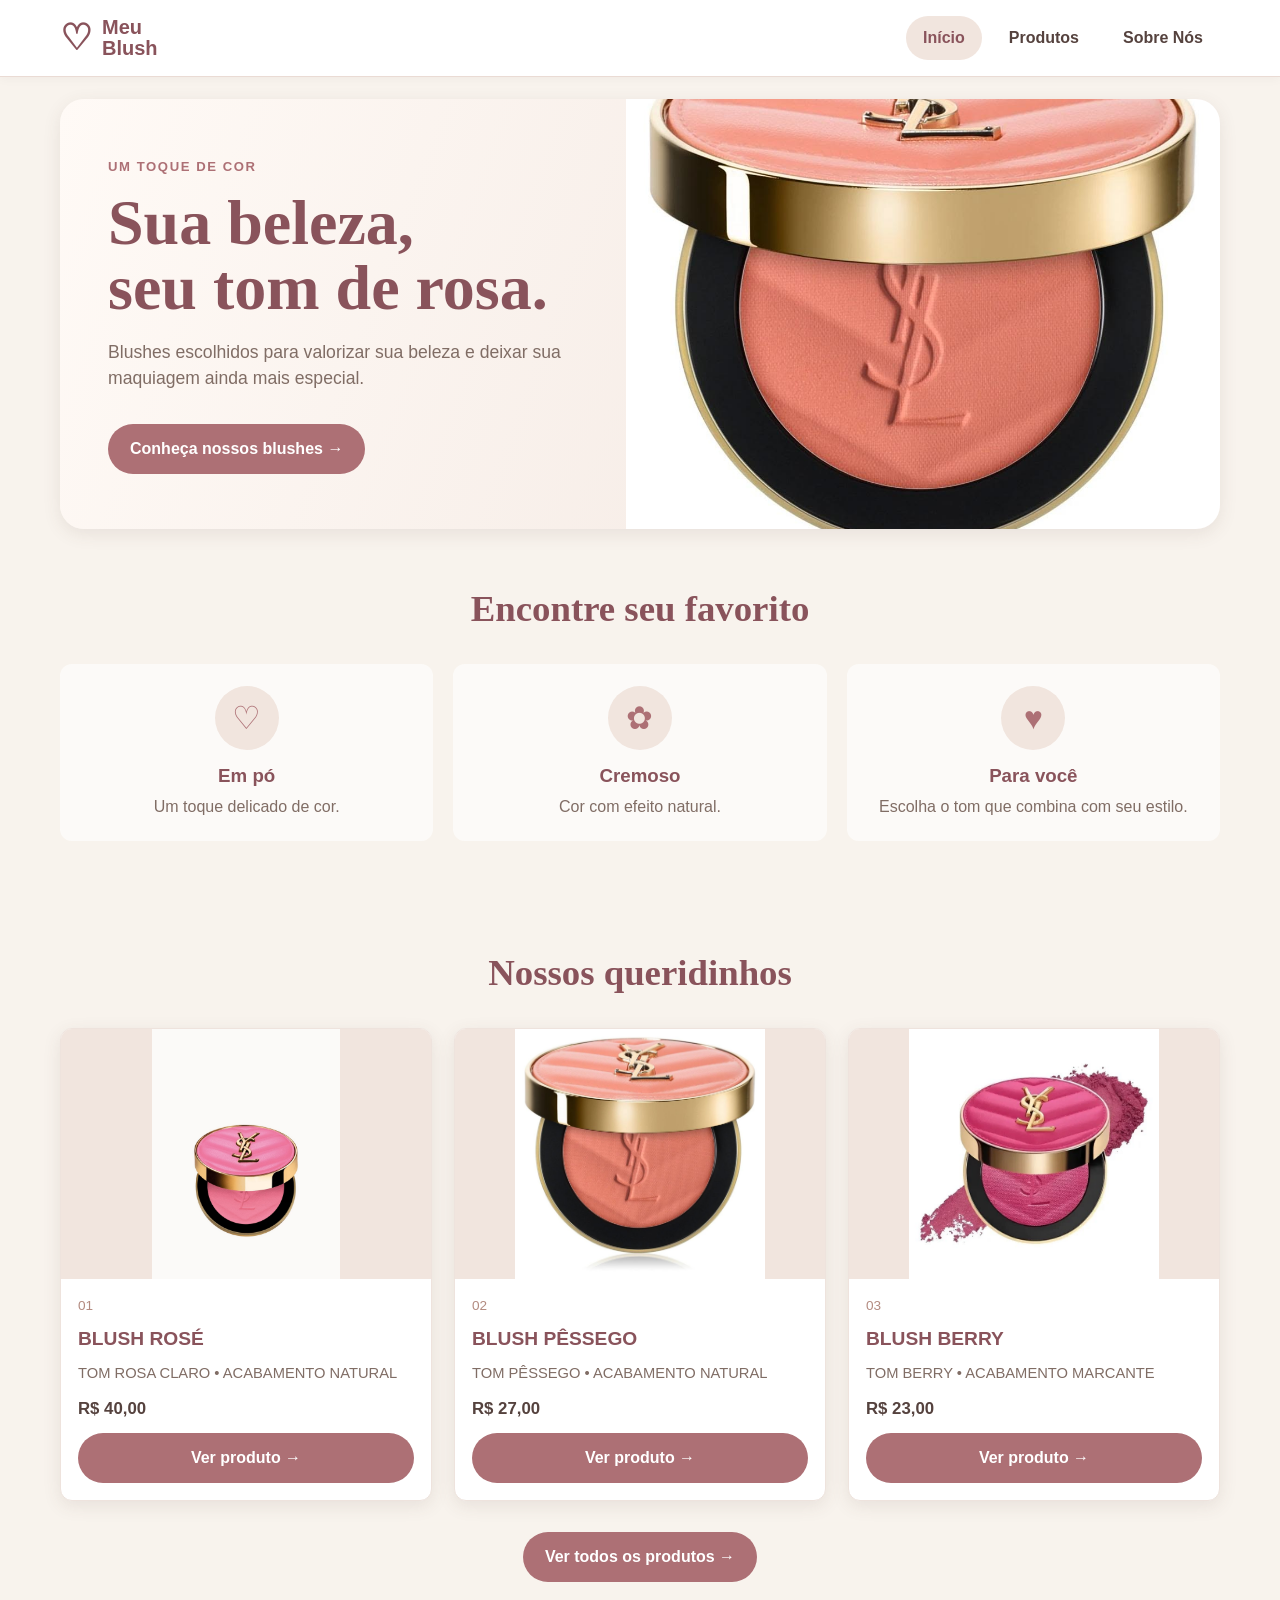
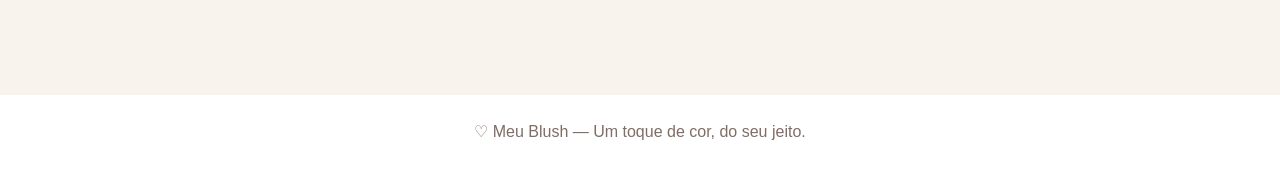
<file: projetodedesign/index.html>
<!DOCTYPE html>
<html lang="pt-BR">
<head>
    <meta charset="UTF-8">
    <meta name="viewport" content="width=device-width, initial-scale=1.0">
    <title> Meu Blush | Início </title>
    <link rel="stylesheet" href="style.css">
</head>
<body>

<header class="site-header">
    <div class="container nav">
        <a class="brand" href="index.html"><span class="brand-mark"> ♡ </span><span> Meu <br> Blush </span></a>
        <nav class="nav-links">
            <a class="active" href="index.html"> Início </a>
            <a href="produtos.html"> Produtos </a>
            <a href="sobre.html"> Sobre Nós </a>
        </nav>
    </div>
</header>

<main>
    <section class="container hero">
        <div class="hero-copy">
            <span class="eyebrow"> Um toque de cor </span>
            <h1>Sua beleza,<br>seu tom de rosa.</h1>
            <p> Blushes escolhidos para valorizar sua beleza e deixar sua maquiagem ainda mais especial. </p>
             <a class="btn" href="produtos.html"> Conheça nossos blushes → </a>
        </div>

        <div class="hero-image">
            <img src="./img/image.jpg" alt="Blush da coleção Meu Blush">
        </div>
    </section>

    <section class="container section">
        <h2 class="section-title"> Encontre seu favorito</h2>
        <div class="benefits">
            <article class="benefit">
                <div class="benefit-icon">♡</div>
                <h3> Em pó </h3>
                <p> Um toque delicado de cor. </p>
            </article>

            <article class="benefit">
                <div class="benefit-icon">✿</div>
                <h3> Cremoso </h3>
                <p> Cor com efeito natural. </p>
            </article>

            <article class="benefit">
                <div class="benefit-icon">♥</div>
                <h3> Para você </h3>
                <p> Escolha o tom que combina com seu estilo. </p>
            </article>
        </div>
    </section>

    <section class="container section">
        <h2 class="section-title"> Nossos queridinhos </h2>
        <div class="product-grid" id="product-list"></div>
        <p class="center">
            <a class="btn" href="produtos.html">
                Ver todos os produtos →
            </a>
        </p>
    </section>
</main>

<footer class="site-footer">
    <div class="container">
        ♡ Meu Blush — Um toque de cor, do seu jeito.
    </div>
</footer>
<script src="./script.js"></script>

<script>
    const product_list = document.getElementById("product-list");

    window.addEventListener("load", function() {
        product_list.innerHTML = "";

        for (let i = 0; i < 3; i++) {
            let item = lista[i];
            product_list.append(item.card());
        }
    });
</script>
</body>
</html>
</file>
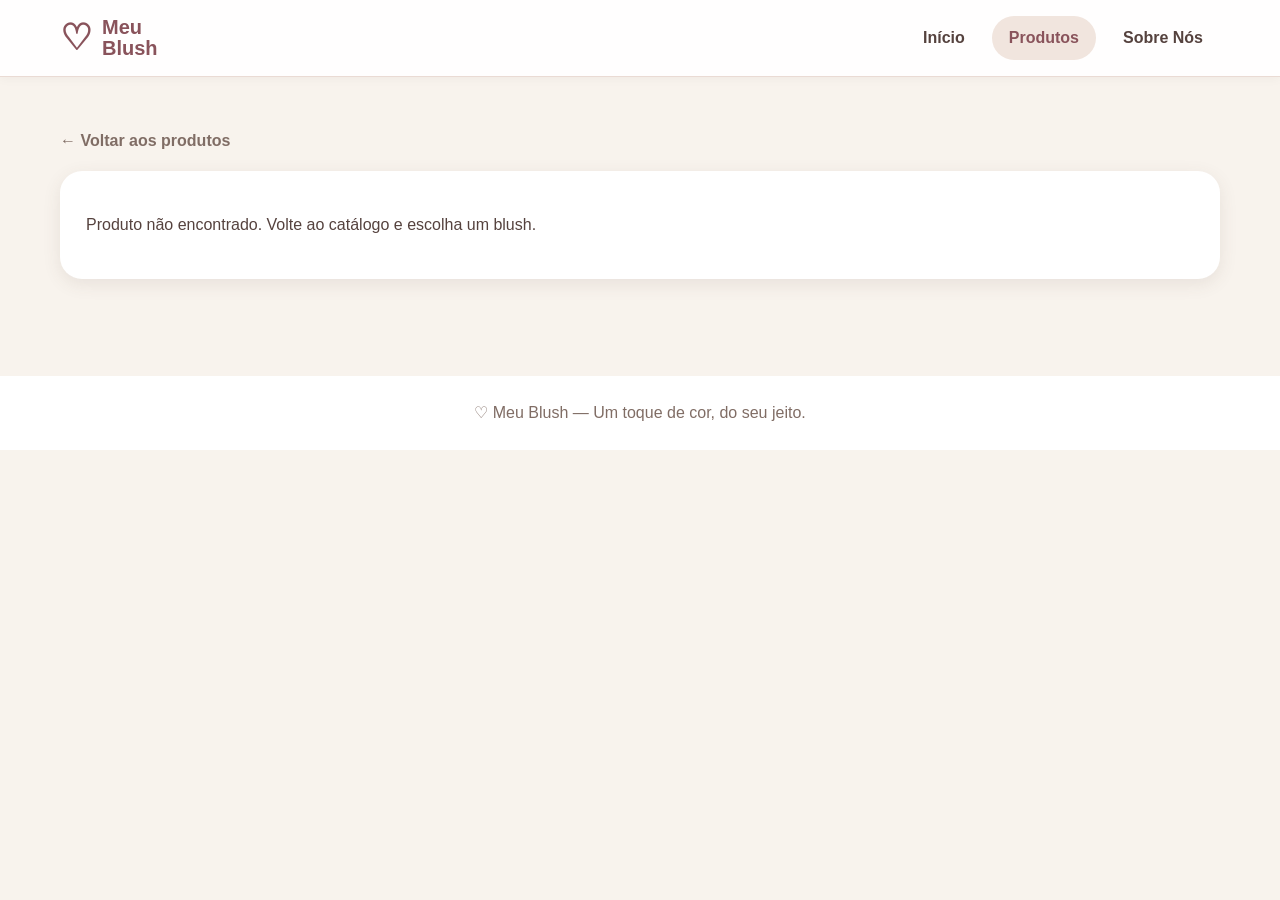
<file: projetodedesign/detalhes.html>
<!DOCTYPE html>
<html lang="pt-BR">
<head>
    <meta charset="UTF-8">
    <meta name="viewport" content="width=device-width, initial-scale=1.0">
    <title> Meu Blush | Detalhes </title>
    <link rel="stylesheet" href="style.css">
</head>
<body>

<header class="site-header">
    <div class="container nav">
        <a class="brand" href="index.html">
            <span class="brand-mark"> ♡ </span>
            <span>Meu<br>Blush</span>
        </a>

        <nav class="nav-links">
            <a href="index.html">Início</a>
            <a class="active" href="produtos.html"> Produtos </a>
            <a href="sobre.html"> Sobre Nós </a>
        </nav>
    </div>
</header>

<main class="container section">

    <a class="back-link" href="produtos.html">
        ← Voltar aos produtos
    </a>

    <section class="detail-layout" id="product-details"></section>

</main>

<footer class="site-footer">
    <div class="container">
        ♡ Meu Blush — Um toque de cor, do seu jeito.
    </div>
</footer>

<script src="./script.js"></script>

<script>
    window.addEventListener("load", function() {
        const product_details =
            document.getElementById("product-details");

        const parametros =
            new URLSearchParams(window.location.search);

        const id = Number(parametros.get("id"));

        const item = lista.find(function(produto) {
            return produto.id === id;
        });

        if (item) {
            product_details.innerHTML = item.detalhe();
        } else {
            product_details.innerHTML =
                "<p>Produto não encontrado. Volte ao catálogo e escolha um blush.</p>";
        }
    });
</script>

</body>
</html>
</file>
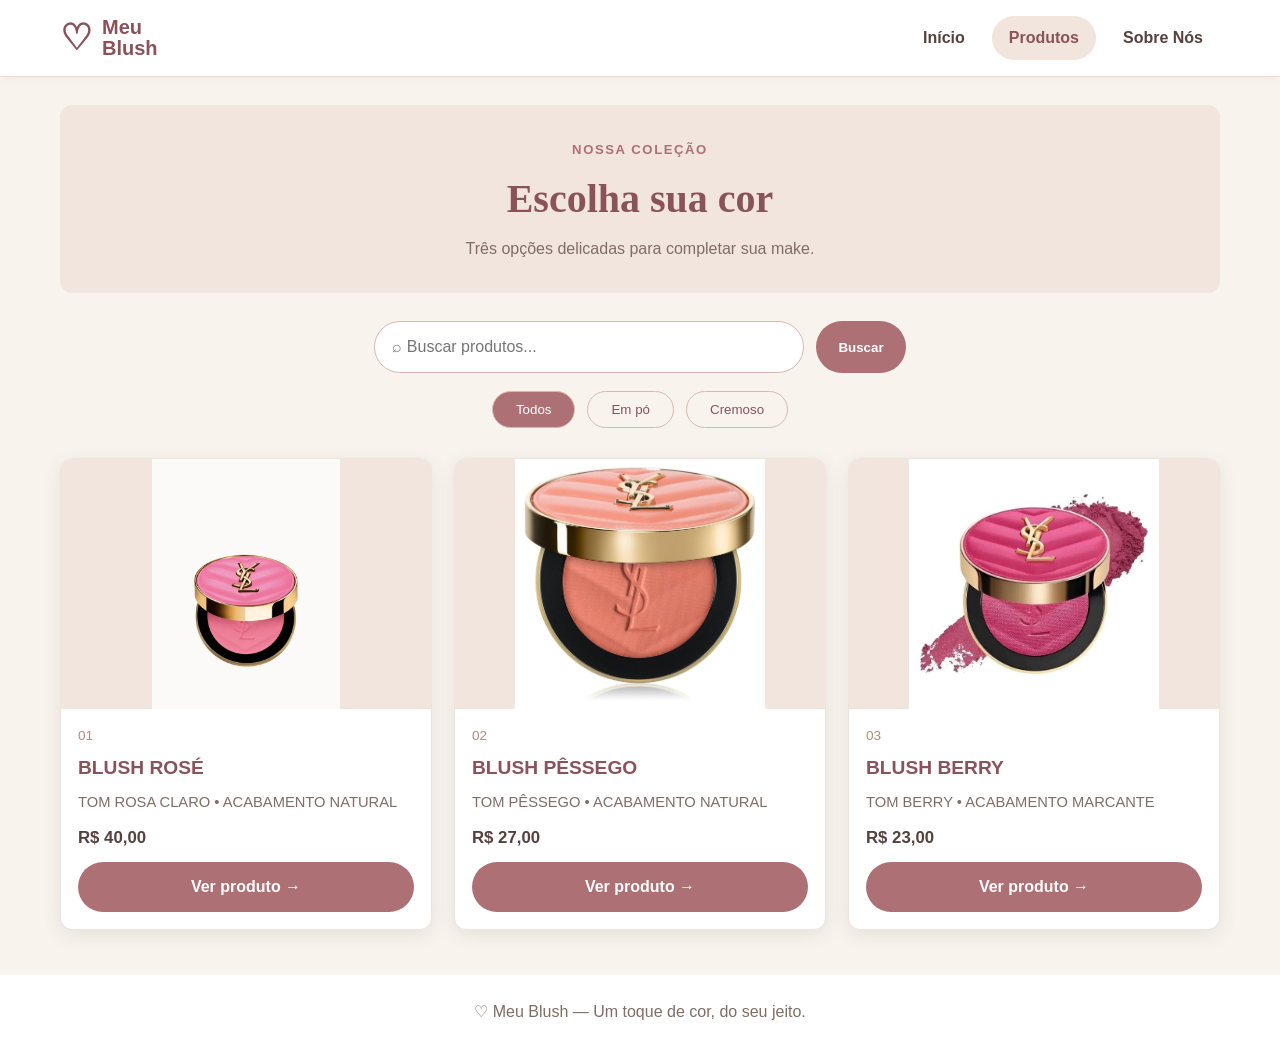
<file: projetodedesign/produtos.html>
<!DOCTYPE html>
<html lang="pt-BR">
<head>
    <meta charset="UTF-8">
    <meta name="viewport" content="width=device-width, initial-scale=1.0">
    <title> Meu Blush | Produtos </title>
    <link rel="stylesheet" href="style.css">
</head>
<body>

<header class="site-header">
    <div class="container nav">
        <a class="brand" href="index.html">
            <span class="brand-mark"> ♡ </span>
            <span>Meu<br>Blush</span>
        </a>

        <nav class="nav-links">
            <a href="index.html">Início</a>
            <a class="active" href="produtos.html"> Produtos </a>
            <a href="sobre.html"> Sobre Nós </a>
        </nav>
    </div>
</header>

<main class="container">

    <section class="page-heading">
        <span class="eyebrow"> Nossa coleção </span>
        <h1> Escolha sua cor </h1>
        <p> Três opções delicadas para completar sua make. </p>
    </section>

    <form id="busca" class="filters">
        <input
            type="search"
            name="nome"
            id="nomeBusca"
            placeholder="⌕ Buscar produtos..."
            aria-label="Buscar produtos">

        <button class="btn" type="submit"> Buscar </button>
    </form>

    <div class="category-filters">
        <button class="filter-btn active" type="button" data-type="todos">
            Todos
        </button>

        <button class="filter-btn" type="button" data-type="po">
            Em pó
        </button>

        <button class="filter-btn" type="button" data-type="cremoso">
            Cremoso
        </button>
    </div>

    <section class="product-grid" id="product-list"></section>

    <p class="empty-message" id="empty-message" hidden>
        Nenhum produto encontrado.
    </p>

</main>

<footer class="site-footer">
    <div class="container">
        ♡ Meu Blush — Um toque de cor, do seu jeito.
    </div>
</footer>
<script src="./script.js"></script>

<script>
    const product_list = document.getElementById("product-list");
    const busca = document.getElementById("busca");
    const empty_message = document.getElementById("empty-message");

    let categoriaAtual = "todos";

    function mostrarProdutos() {
        product_list.innerHTML = "";

        const nome = busca.nome.value.toLowerCase().trim();

        let encontrados = lista.filter(function(item) {
            const combinaNome = item.nome.toLowerCase().includes(nome);

            const combinaCategoria =
                categoriaAtual === "todos" ||
                item.categoria === categoriaAtual;

            return combinaNome && combinaCategoria;
        });

        encontrados.forEach(function(item) {
            product_list.append(item.card());
        });

        empty_message.hidden = encontrados.length > 0;
    }

    busca.addEventListener("submit", function(e) {
        e.preventDefault();
        mostrarProdutos();
    });

    busca.nome.addEventListener("input", mostrarProdutos);

    document.querySelectorAll(".filter-btn").forEach(function(botao) {
        botao.addEventListener("click", function() {
            categoriaAtual = botao.dataset.type;

            document.querySelectorAll(".filter-btn").forEach(function(item) {
                item.classList.remove("active");
            });

            botao.classList.add("active");
            mostrarProdutos();
        });
    });

    window.addEventListener("load", mostrarProdutos);
</script>
</body>
</html>
</file>
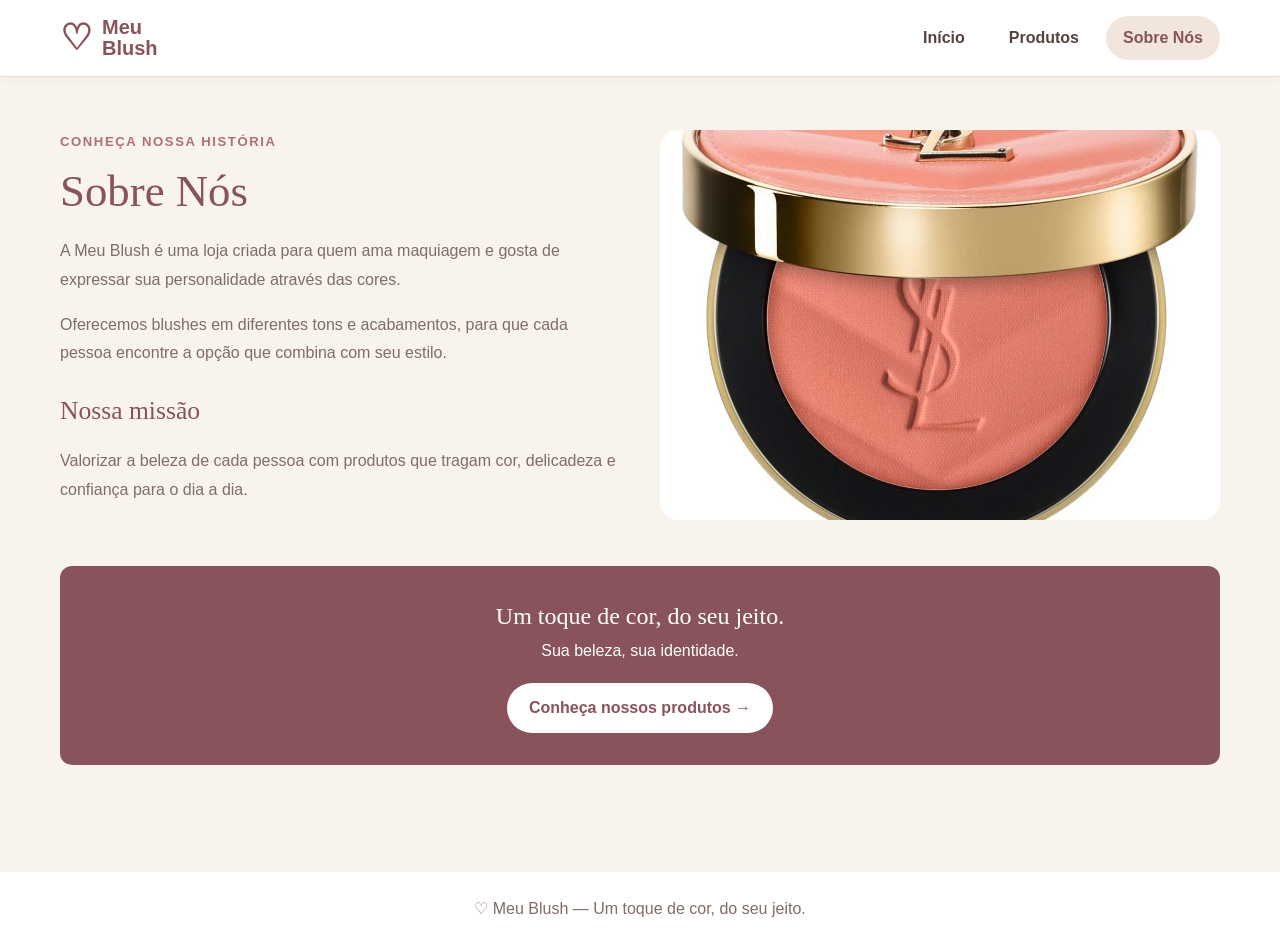
<file: projetodedesign/sobre.html>
<!DOCTYPE html>
<html lang="pt-BR">
<head>
    <meta charset="UTF-8">
    <meta name="viewport" content="width=device-width, initial-scale=1.0">
    <title> Meu Blush | Sobre Nós </title>
    <link rel="stylesheet" href="style.css">
</head>
<body>

<header class="site-header">
    <div class="container nav">
        <a class="brand" href="index.html">
            <span class="brand-mark">♡</span>
            <span>Meu<br>Blush</span>
        </a>

        <nav class="nav-links">
            <a href="index.html">Início</a>
            <a href="produtos.html"> Produtos </a>
            <a class="active" href="sobre.html"> Sobre Nós </a>
        </nav>
    </div>
</header>

<main class="container section">

    <section class="about-layout">
        <div>
            <span class="eyebrow"> Conheça nossa história </span>

            <h1> Sobre Nós </h1>

            <p>
                A Meu Blush é uma loja criada para quem ama maquiagem
                e gosta de expressar sua personalidade através das cores.
            </p>

            <p>
                Oferecemos blushes em diferentes tons e acabamentos,
                para que cada pessoa encontre a opção que combina com seu estilo.
            </p>

            <h2>Nossa missão</h2>

            <p>
                Valorizar a beleza de cada pessoa com produtos que tragam
                cor, delicadeza e confiança para o dia a dia.
            </p>
        </div>

        <div class="about-image">
            <img src="./img/image.jpg"
                 alt="Produtos de maquiagem Meu Blush">
        </div>
    </section>

    <section class="banner">
        <h2>Um toque de cor, do seu jeito.</h2>
        <p>Sua beleza, sua identidade.</p>

        <a class="btn" href="produtos.html">
            Conheça nossos produtos →
        </a>
    </section>

</main>

<footer class="site-footer">
    <div class="container">
        ♡ Meu Blush — Um toque de cor, do seu jeito.
    </div>
</footer>

</body>
</html>
</file>
<file: projetodedesign/style.css>
:root {
    --cream: #f8f3ed;
    --cream-2: #f1e5de;
    --rose: #ad7075;
    --rose-dark: #89535b;
    --brown: #55423e;
    --muted: #806d65;
    --white: #fff;
    --shadow: 0 5px 18px rgba(85, 66, 62, .10);
    --radius: 12px;
}

* {
    box-sizing: border-box;
}

html {
    scroll-behavior: smooth;
}

body {
    margin: 0;
    color: var(--brown);
    background: var(--cream);
    font-family: Arial, Helvetica, sans-serif;
    line-height: 1.5;
}

a {
    color: inherit;
    text-decoration: none;
}

img {
    display: block;
    width: 100%;
    object-fit: cover;
}

.container {
    width: min(1160px, calc(100% - 40px));
    margin: 0 auto;
}

/* CABEÇALHO */

.site-header {
    position: sticky;
    top: 0;
    z-index: 10;
    background: rgba(255,255,255,.96);
    border-bottom: 1px solid #eadbd4;
    box-shadow: 0 2px 10px rgba(50,30,10,.04);
}

.nav {
    min-height: 76px;
    display: flex;
    align-items: center;
    justify-content: space-between;
    gap: 24px;
}

.brand {
    display: flex;
    align-items: center;
    gap: 10px;
    color: var(--rose-dark);
    font-size: 1.25rem;
    font-weight: 800;
    line-height: 1.05;
}

.brand-mark {
    font-size: 2.25rem;
}

.nav-links {
    display: flex;
    align-items: center;
    gap: 10px;
    flex-wrap: wrap;
}

.nav-links a {
    padding: 10px 17px;
    border-radius: 30px;
    font-weight: 700;
}

.nav-links a:hover,
.nav-links a.active {
    background: var(--cream-2);
    color: var(--rose-dark);
}

/* PÁGINA INICIAL */

.hero {
    margin-top: 22px;
    min-height: 430px;
    overflow: hidden;
    border-radius: 24px;
    display: grid;
    grid-template-columns: 1fr 1.05fr;
    align-items: center;
    background: linear-gradient(110deg, #fffaf6, #f1e5de);
    box-shadow: var(--shadow);
}

.hero-copy {
    padding: 55px 48px;
}

.eyebrow {
    color: var(--rose);
    font-weight: 800;
    text-transform: uppercase;
    letter-spacing: .12em;
    font-size: .82rem;
}

.hero h1 {
    color: var(--rose-dark);
    font-family: Georgia, serif;
    font-size: clamp(2.7rem, 5vw, 4.5rem);
    line-height: 1.02;
    margin: 12px 0 18px;
}

.hero p {
    max-width: 470px;
    font-size: 1.1rem;
    color: var(--muted);
}

.hero-image {
    height: 430px;
    background: var(--cream-2);
}

.hero-image img {
    height: 100%;
}

/* BOTÕES */

.btn {
    display: inline-flex;
    align-items: center;
    justify-content: center;
    gap: 9px;
    border: 0;
    border-radius: 30px;
    padding: 13px 22px;
    margin-top: 15px;
    background: var(--rose);
    color: white;
    font-weight: 800;
    cursor: pointer;
    transition: transform .2s, filter .2s;
}

.btn:hover {
    transform: translateY(-2px);
    filter: brightness(.96);
    background: var(--rose-dark);
}

/* SEÇÕES */

.section {
    padding: 52px 0;
}

.section-title {
    text-align: center;
    color: var(--rose-dark);
    font-family: Georgia, serif;
    font-size: clamp(1.7rem, 3vw, 2.3rem);
    margin: 0 0 28px;
}

.benefits {
    display: grid;
    grid-template-columns: repeat(3, 1fr);
    gap: 20px;
    text-align: center;
}

.benefit {
    padding: 22px;
    background: rgba(255,255,255,.65);
    border-radius: var(--radius);
}

.benefit-icon {
    width: 64px;
    height: 64px;
    margin: 0 auto 12px;
    display: grid;
    place-items: center;
    border-radius: 50%;
    background: var(--cream-2);
    color: var(--rose);
    font-size: 2rem;
}

.benefit h3 {
    margin: 5px 0;
    color: var(--rose-dark);
}

.benefit p {
    margin: 0;
    color: var(--muted);
}

/* CARTÕES DOS PRODUTOS */

.product-grid {
    display: grid;
    grid-template-columns: repeat(3, 1fr);
    gap: 22px;
}

.product-card {
    background: white;
    border-radius: var(--radius);
    overflow: hidden;
    box-shadow: var(--shadow);
    border: 1px solid #eee3dd;
}

.product-card > img {
    height: 250px;
    background: var(--cream-2);
    object-fit: contain;
}

.product-card-body {
    padding: 17px;
}

.product-number {
    color: #b38b80;
    font-size: .85rem;
}

.product-card h3 {
    color: var(--rose-dark);
    margin: 8px 0;
    font-size: 1.2rem;
}

.product-meta {
    color: var(--muted);
    font-size: .92rem;
    margin: 5px 0 12px;
}

.product-price {
    display: block;
    color: var(--brown);
    font-size: 1.05rem;
}

.product-card .btn {
    width: 100%;
    margin-top: 12px;
}

.center {
    text-align: center;
}

/* CATÁLOGO */

.page-heading {
    margin: 28px 0;
    padding: 32px 20px;
    text-align: center;
    border-radius: var(--radius);
    background: var(--cream-2);
}

.page-heading h1 {
    margin: 8px 0 0;
    color: var(--rose-dark);
    font-family: Georgia, serif;
    font-size: clamp(1.8rem, 4vw, 2.5rem);
}

.page-heading p {
    margin: 8px 0 0;
    color: var(--muted);
}

/* PESQUISA */

.filters {
    display: flex;
    justify-content: center;
    gap: 12px;
    margin: 24px 0 18px;
}

.filters input {
    width: min(430px, 75%);
    min-width: 0;
    padding: 13px 17px;
    border: 1px solid #d8b8b2;
    border-radius: 30px;
    background: white;
    font: inherit;
}

.filters .btn {
    margin: 0;
}

/* FILTROS */

.category-filters {
    display: flex;
    justify-content: center;
    flex-wrap: wrap;
    gap: 12px;
    margin: 0 0 30px;
}

.filter-btn {
    border: 1px solid #d8b8b2;
    background: transparent;
    color: var(--rose-dark);
    padding: 10px 23px;
    border-radius: 30px;
    cursor: pointer;
}

.filter-btn:hover,
.filter-btn.active {
    background: var(--rose);
    color: white;
}

.empty-message {
    text-align: center;
    color: var(--muted);
    padding: 25px;
}

/* DETALHES DO PRODUTO */

.detail-layout {
    display: grid;
    grid-template-columns: 1fr 1fr;
    gap: 36px;
    align-items: center;
    padding: 26px;
    background: white;
    border-radius: 22px;
    box-shadow: var(--shadow);
}

.detail-photo {
    height: 480px;
    border-radius: 16px;
    overflow: hidden;
    background: var(--cream-2);
}

.detail-photo img {
    height: 100%;
    object-fit: contain;
}

.back-link {
    display: inline-block;
    margin-bottom: 18px;
    color: var(--muted);
    font-weight: 700;
}

.detail-info h1 {
    color: var(--rose-dark);
    font-family: Georgia, serif;
    font-size: 2.5rem;
    margin: 10px 0;
}

.detail-info p {
    color: var(--muted);
}

.detail-price {
    color: var(--brown) !important;
    font-size: 1.4rem;
    font-weight: 800;
}

.detail-list {
    list-style: none;
    padding: 0;
    margin: 20px 0;
}

.detail-list li {
    padding: 11px 0;
    border-bottom: 1px solid #eadfce;
    color: var(--muted);
}

.detail-list strong {
    color: var(--rose-dark);
}

/* SOBRE NÓS */

.about-layout {
    display: grid;
    grid-template-columns: 1fr 1fr;
    gap: 40px;
    align-items: center;
}

.about-layout h1 {
    color: var(--rose-dark);
    font: normal 2.8rem Georgia, serif;
    margin: 12px 0 20px;
}

.about-layout h2 {
    color: var(--rose-dark);
    font: normal 1.6rem Georgia, serif;
    margin-top: 28px;
}

.about-layout p {
    color: var(--muted);
    line-height: 1.8;
}

.about-image {
    height: 390px;
    border-radius: 18px;
    overflow: hidden;
    background: var(--cream-2);
}

.about-image img {
    height: 100%;
}

.banner {
    margin: 45px 0 10px;
    padding: 32px;
    border-radius: var(--radius);
    background: var(--rose-dark);
    color: white;
    text-align: center;
}

.banner h2 {
    margin: 0 0 5px;
    font-family: Georgia, serif;
    font-weight: normal;
}

.banner p {
    margin: 5px 0;
}

.banner .btn {
    background: white;
    color: var(--rose-dark);
}

/* RODAPÉ */

.site-footer {
    padding: 25px 0;
    background: #fff;
    color: var(--muted);
    text-align: center;
    margin-top: 45px;
}

/* RESPONSIVIDADE */

@media (max-width: 850px) {
    .hero {
        grid-template-columns: 1fr;
    }

    .hero-copy {
        padding: 38px 30px;
    }

    .hero-image {
        height: 300px;
    }

    .product-grid {
        grid-template-columns: repeat(2, 1fr);
    }

    .benefits {
        grid-template-columns: repeat(2, 1fr);
    }

    .detail-layout,
    .about-layout {
        grid-template-columns: 1fr;
    }

    .detail-photo {
        height: 380px;
    }
}

@media (max-width: 560px) {
    .container {
        width: min(100% - 24px, 1160px);
    }

    .nav {
        padding: 12px 0;
        align-items: flex-start;
        flex-direction: column;
        gap: 10px;
    }

    .nav-links {
        gap: 3px;
    }

    .nav-links a {
        padding: 8px 11px;
        font-size: .9rem;
    }

    .hero h1 {
        font-size: 2.7rem;
    }

    .product-grid {
        grid-template-columns: 1fr;
    }

    .benefits {
        grid-template-columns: 1fr;
        gap: 8px;
    }

    .filters {
        flex-direction: column;
    }

    .filters input {
        width: 100%;
    }

    .detail-layout {
        padding: 14px;
        gap: 20px;
    }

    .detail-photo {
        height: 300px;
    }

    .about-image {
        height: 300px;
    }
}
</file>
